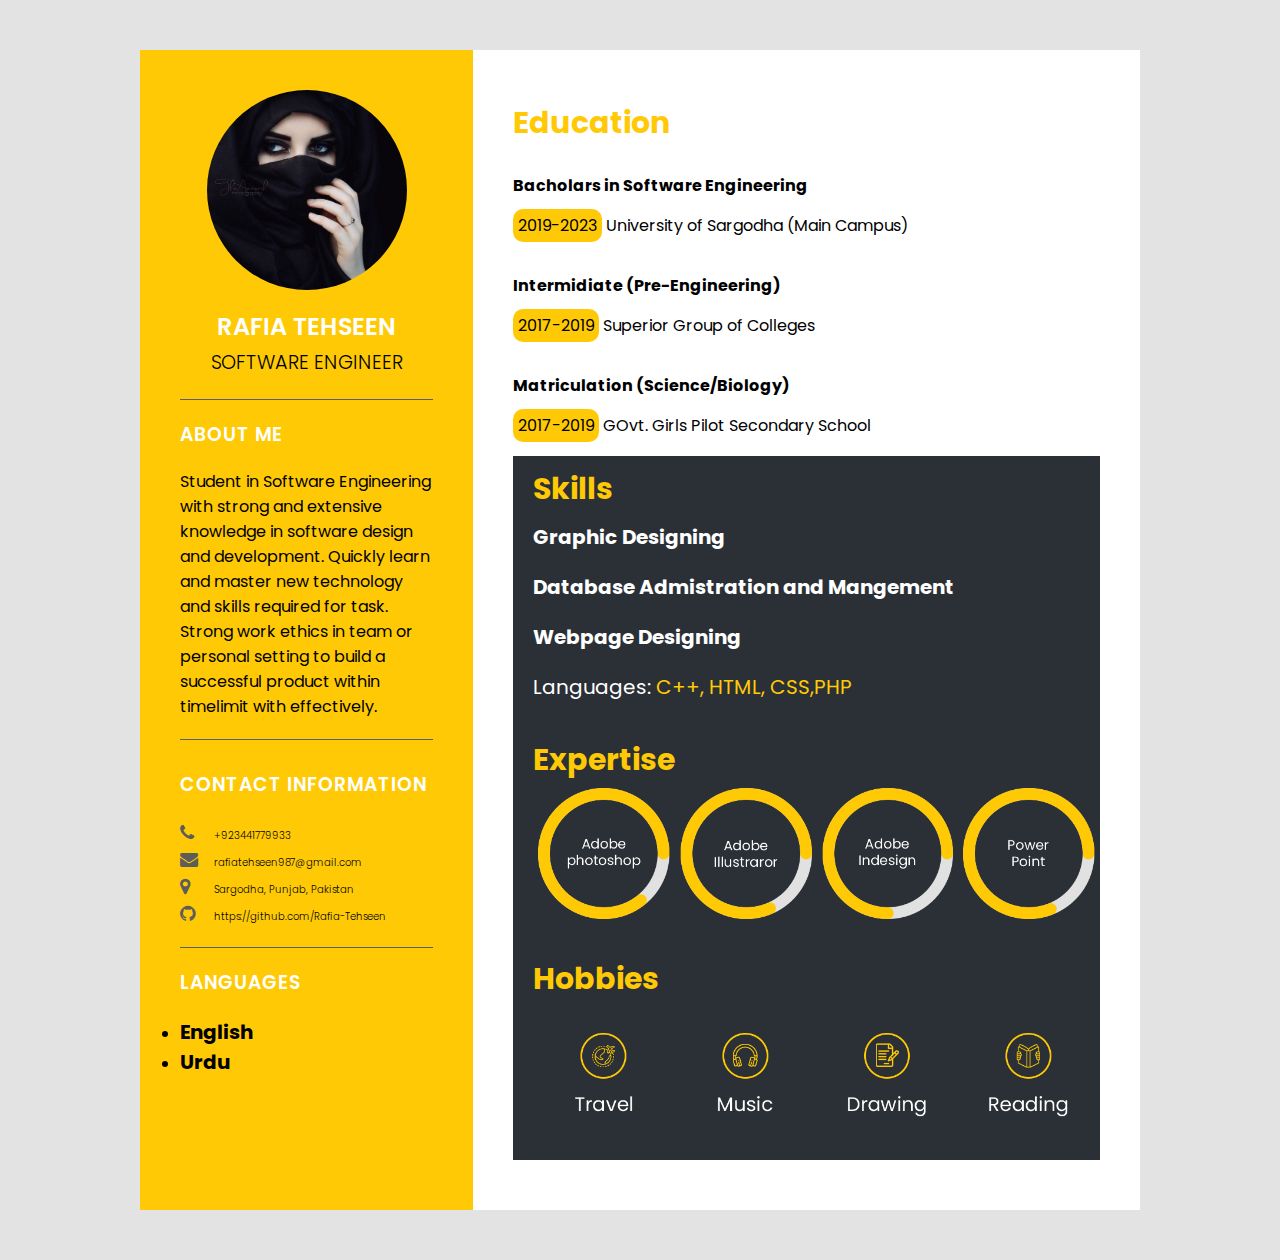
<file: index.html>
<!DOCTYPE html>
<html>
    <head>
        <title>Resume</title>
        <link rel="stylesheet" href="https://cdnjs.cloudflare.com/ajax/libs/font-awesome/4.7.0/css/font-awesome.css" integrity="sha512-5A8nwdMOWrSz20fDsjczgUidUBR8liPYU+WymTZP1lmY9G6Oc7HlZv156XqnsgNUzTyMefFTcsFH/tnJE/+xBg==" crossorigin="anonymous" referrerpolicy="no-referrer" />
        <link rel="stylesheet" href="style.css">
    </head>
    <body>
        <div class="container">
            <div class= "left-side">
                <div class="profileText">
                    <div class="imgBx">
                        <img src="image1.jpg">
                    </div>
                    <h2>Rafia Tehseen<br><span>Software Engineer</span></h2>
                </div>
                <div class="About">
                    <h3 class="title">About Me</h3>
                    <p>Student in Software Engineering with strong and extensive knowledge in software design and development. Quickly learn and master new technology and skills required for task. Strong work ethics in team or personal setting to build a successful product within timelimit with effectively.
                    </p>
                </div>
                <div class="contactInfo">
                    <h3 class="title">Contact Information</h3>
                    <ul>
                        <li>
                            <span class="icon"><i class="fa fa-phone" aria-hidden="true"></i></span>
                            <span class="text">+923441779933</span>
                        </li>
                        <li>
                            <span class="icon"><i class="fa fa-envelope" aria-hidden="true"></i></span>
                            <span class="text">rafiatehseen987@gmail.com</span>
                        </li>
                        <li>
                            <span class="icon"><i class="fa fa-map-marker" aria-hidden="true"></i></span>
                            <span class="text">Sargodha, Punjab, Pakistan</span>
                        </li>
                        <li>
                            <span class="icon"><i class="fa fa-github" aria-hidden="true"></i>
                            </span>
                            <span class="text" style="text-align-last: center;">https://github.com/Rafia-Tehseen</span>
                        </li>
                    </ul>

                </div>
                <div class="Language">
                    <h3 class="title">Languages</h3>
                    <ul>
                        <li>
                            <b><span class="lan">English</span></b>
                        </li>
                        <li>
                            <b><span class="lan">Urdu</span></b>
                        </li>
                    </ul>

                </div>
            </div>
            <div class= "right-side">
                <div class="Education">
                    <h2 class="title2">Education</h2>
                    <ul>
                        <li>
                            <b><span class="degree">Bacholars in Software Engineering</span></b>
                            <br>
                            <span class="year">2019-2023</span>
                            <span class="insti">University of Sargodha (Main Campus)</span>    
                        </li>
                        <li>
                            <b><span class="degree">Intermidiate (Pre-Engineering)</span></b>
                            <br>
                            <span class="year">2017-2019</span>
                            <span class="insti">Superior Group of Colleges</span>    
                        </li>
                        <li>
                            <b><span class="degree">Matriculation (Science/Biology)</span></b>
                            <br>
                            <span class="year">2017-2019</span>
                            <span class="insti">GOvt. Girls Pilot Secondary School</span>    
                        </li>

                    </ul>

                </div>
                <div class="skill">
                    <h2 class="title2">Skills</h2>
                    <ul>
                        <li>
                            <b><span class="s-name">Graphic Designing</span></b>
                        </li>
                        <li>
                            <b><span class="s-name">Database Admistration and Mangement</span></b>
                        </li>
                        <li>
                            <b><span class="s-name">Webpage Designing</span></b>
                        </li>
                        <li>
                            <span class="s-name">Languages: </span>
                            <span class="l-name">C++, HTML, CSS,PHP</span>
                        </li>

                    </ul>
                    <div>
                        <br>
                        <h2 class="title2">Expertise</h2>
                        <div class="row">
                            <div class="column">
                              <img src="skill1.png" alt="Adobe Photoshop" style="width:100%">
                            </div>
                            <div class="column">
                              <img src="skill2.png" alt="Adobe Illustrator" style="width:100%">
                            </div>
                            <div class="column">
                              <img src="skill3.png" alt="Adobe Indesign" style="width:100%">
                            </div>
                            <div class="column">
                                <img src="skill4.png" alt="Powerpoint" style="width:100%">
                              </div>
                          </div> 
                    </div>
                    <div>
                        <br>
                        <h2 class="title2">Hobbies</h2>
                        <div class="row">
                            <div class="column">
                              <img src="hobby1.png" alt="Adobe Photoshop" style="width:100%">
                            </div>
                            <div class="column">
                              <img src="hobby2.png" alt="Adobe Illustrator" style="width:100%">
                            </div>
                            <div class="column">
                              <img src="hobby3.png" alt="Adobe Indesign" style="width:100%">
                            </div>
                            <div class="column">
                                <img src="hobby4.png" alt="Powerpoint" style="width:100%">
                              </div>
                          </div> 
                    </div>
                </div>
            </div>
        </div>
    </body>
</html>
</file>
<file: style.css>
@import url(https://fonts.googleapis.com/css?family=Montserrat://fonts.google.com/specimen/Montserrat#standard-styles);
@import url(https://fonts.googleapis.com/css?family=Poppins);
*{
    margin:0;
    padding:0;
    box-sizing: border-box;
    font-family:'Poppins', sans-serif;
}
body{
    background-color: rgb(228, 227, 227);
    display: flex;
    justify-content: center;
    align-items: center;
    min-height: 100vh;
}
.container
{
    position: relative;
    width: 100%;
    max-width: 1000px;
    min-height: 1000px;
    margin: 50px ;
    background-color: white;
    display: grid;
    grid-template-columns:1fr 2fr;

}
.container .left-side{
    position: relative;
    background-color: #ffca05;
    padding: 40px;
}
.container .right-side{
    position: relative;
    background-color: white;
    padding: 40px;
}
.profileText{
    position: relative;
    display: flex;
    flex-direction: column;
    align-items: center;
    margin-bottom: 20px;
    padding-bottom: 20px;
    border-bottom: 1px solid rgb(92, 92, 91);

}
.profileText .imgBx{
    position: relative;
    width: 200px;
    height:200px;
    border-radius: 50%;
    overflow: hidden;
}
.profileText .imgBx img{
    position: absolute;
    top: 0;
    left: 0;
    width: 100%;
    height: 100%;
    object-fit: cover;
}

.profileText h2{
    color: white;
    font-size: 1.5em;
    margin-top: 20px;
    text-transform: uppercase;
    text-align: center;
    font-weight: 600;
    line-height: 1.4em;
}
.profileText h2 span{
    color: black;
    font-size: 0.8em;
    font-weight: 300;

}
.contactInfo{
    padding-top: 10px;
    border-bottom: 1px solid rgb(92, 92, 91);
    margin-bottom: 20px;
    padding-bottom: 20px;
}
.title{
    color: white;
    text-transform: uppercase;
    font-weight: 600;
    letter-spacing: 1px;
    margin-bottom: 20px;
}
.contactInfo ul{
    position:relative;
    list-style: none ;
}
.contactInfo ul li{
    list-style: none;
    position: relative;
    margin: 10px o;
    cursor:pointer;
}
.contactInfo ul li .icon{
    list-style: none;
    display: inline-block;
    width:30px;
    font-size: 18px;
    color: rgb(92, 92, 91);
}
.contactInfo ul li span{
    color: rgb(0, 0, 0);
    font-weight: 300;
    font-size: 10px;
}
.About{
    margin-bottom: 20px;
    padding-bottom: 20px;
    border-bottom: 1px solid rgb(92, 92, 91);
}
.Education{
    padding-top: 10px;
}
.title2{
    font-size: 30px;
    font-weight: 500px;
    color: #ffca05;
}
.Education ul{
    list-style: none;
}
.Education ul li{
    padding-top: 20px;
    line-height: 40px;
}
.degree{
    font-weight: 400px;
}
.year{
  background-color: #ffca05;
  padding: 5px;
  border-radius: 10px;
}
.skill{
    padding-top: 10px;
    padding-bottom: 10px;
    padding-left: 20px;
    background-color: #2b3036;
    margin-top:10px;
    margin-bottom: 10px;
    margin-left: 20px;
    width: 100%;
    float: right;
}
.skill ul li{
    font-size: 20px;
    list-style:none;
    line-height: 50px;
}
.s-name{
    color: white;
}
.l-name{
        color: #ffca05;
}
.column {
    float: left;
    width: 25%;
    padding: 5px;
  }
  .row::after {
    content: "";
    clear: both;
    display: table;
  }
  .language ul li{
      list-style: none;
  }
  .lan{
    font-size: 20px;
    list-style:none;
    line-height: 30px;
    font-weight: 500px;
  }
</file>
